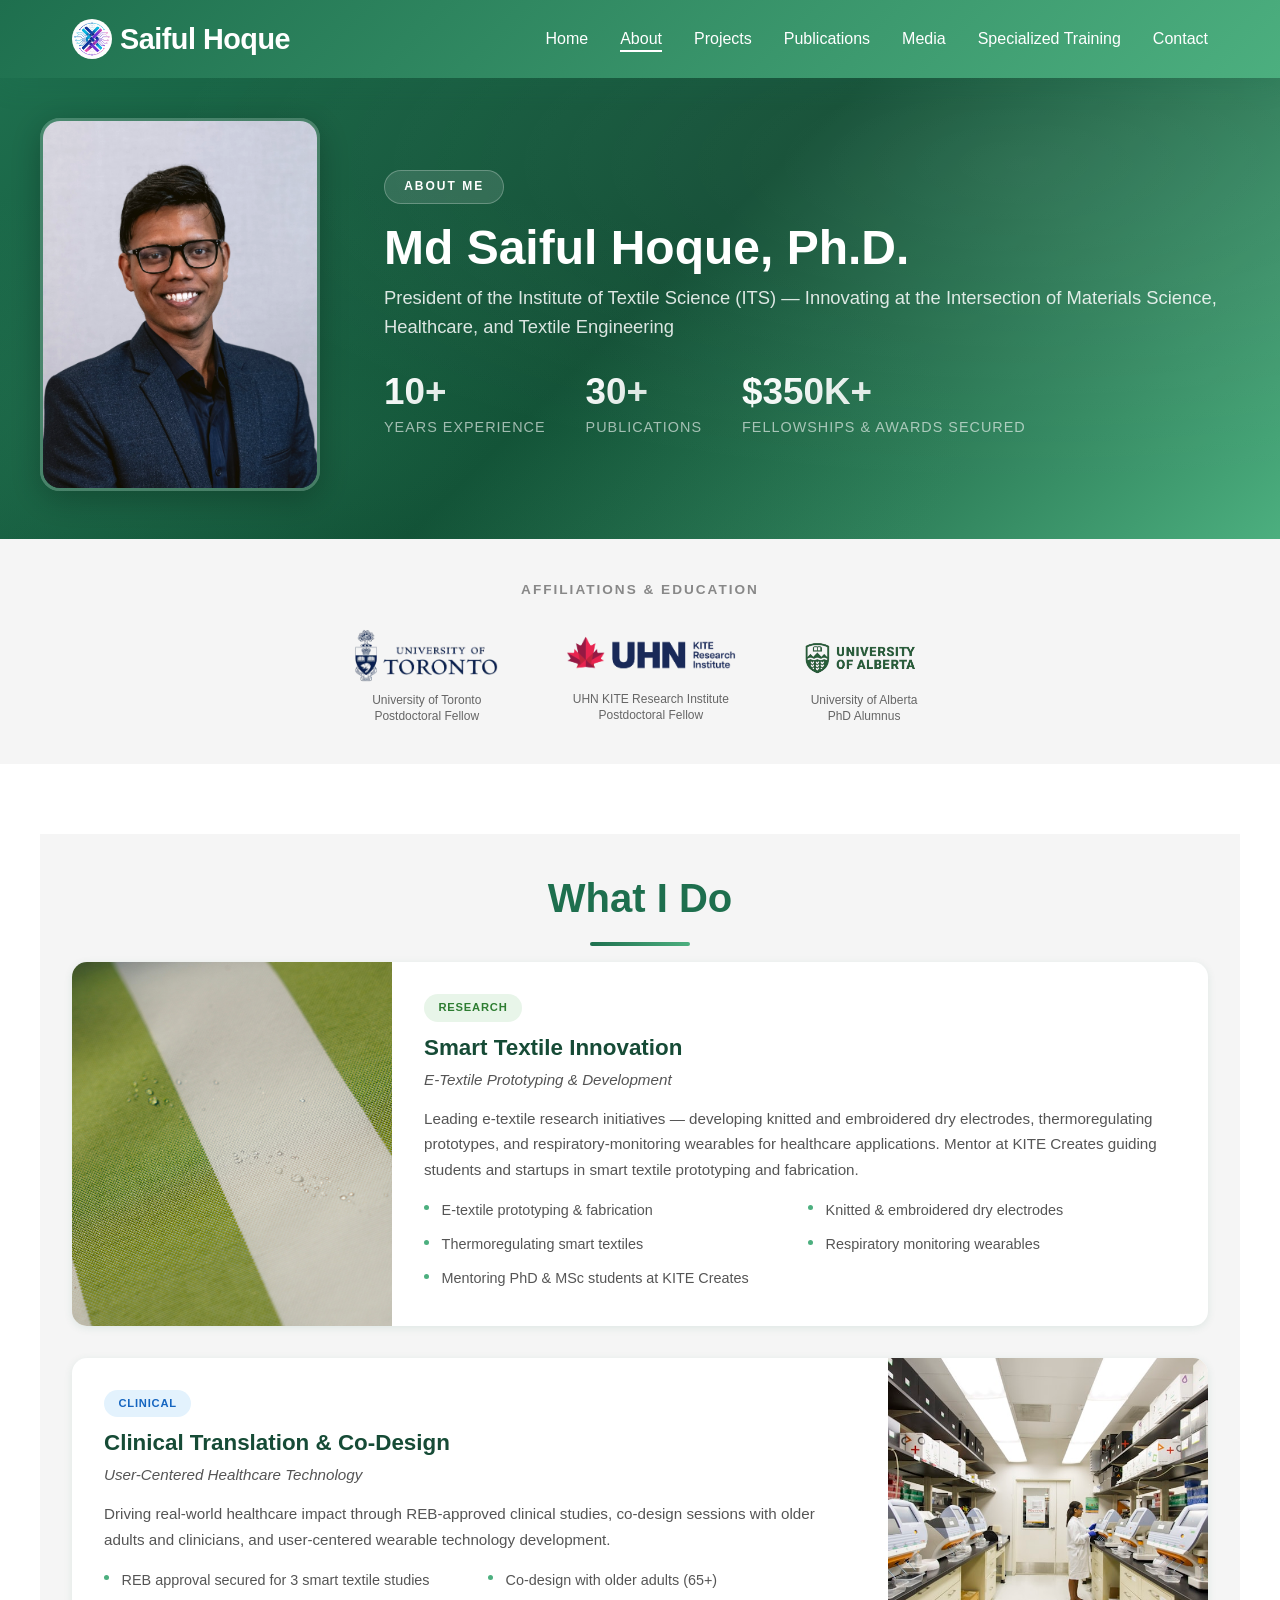
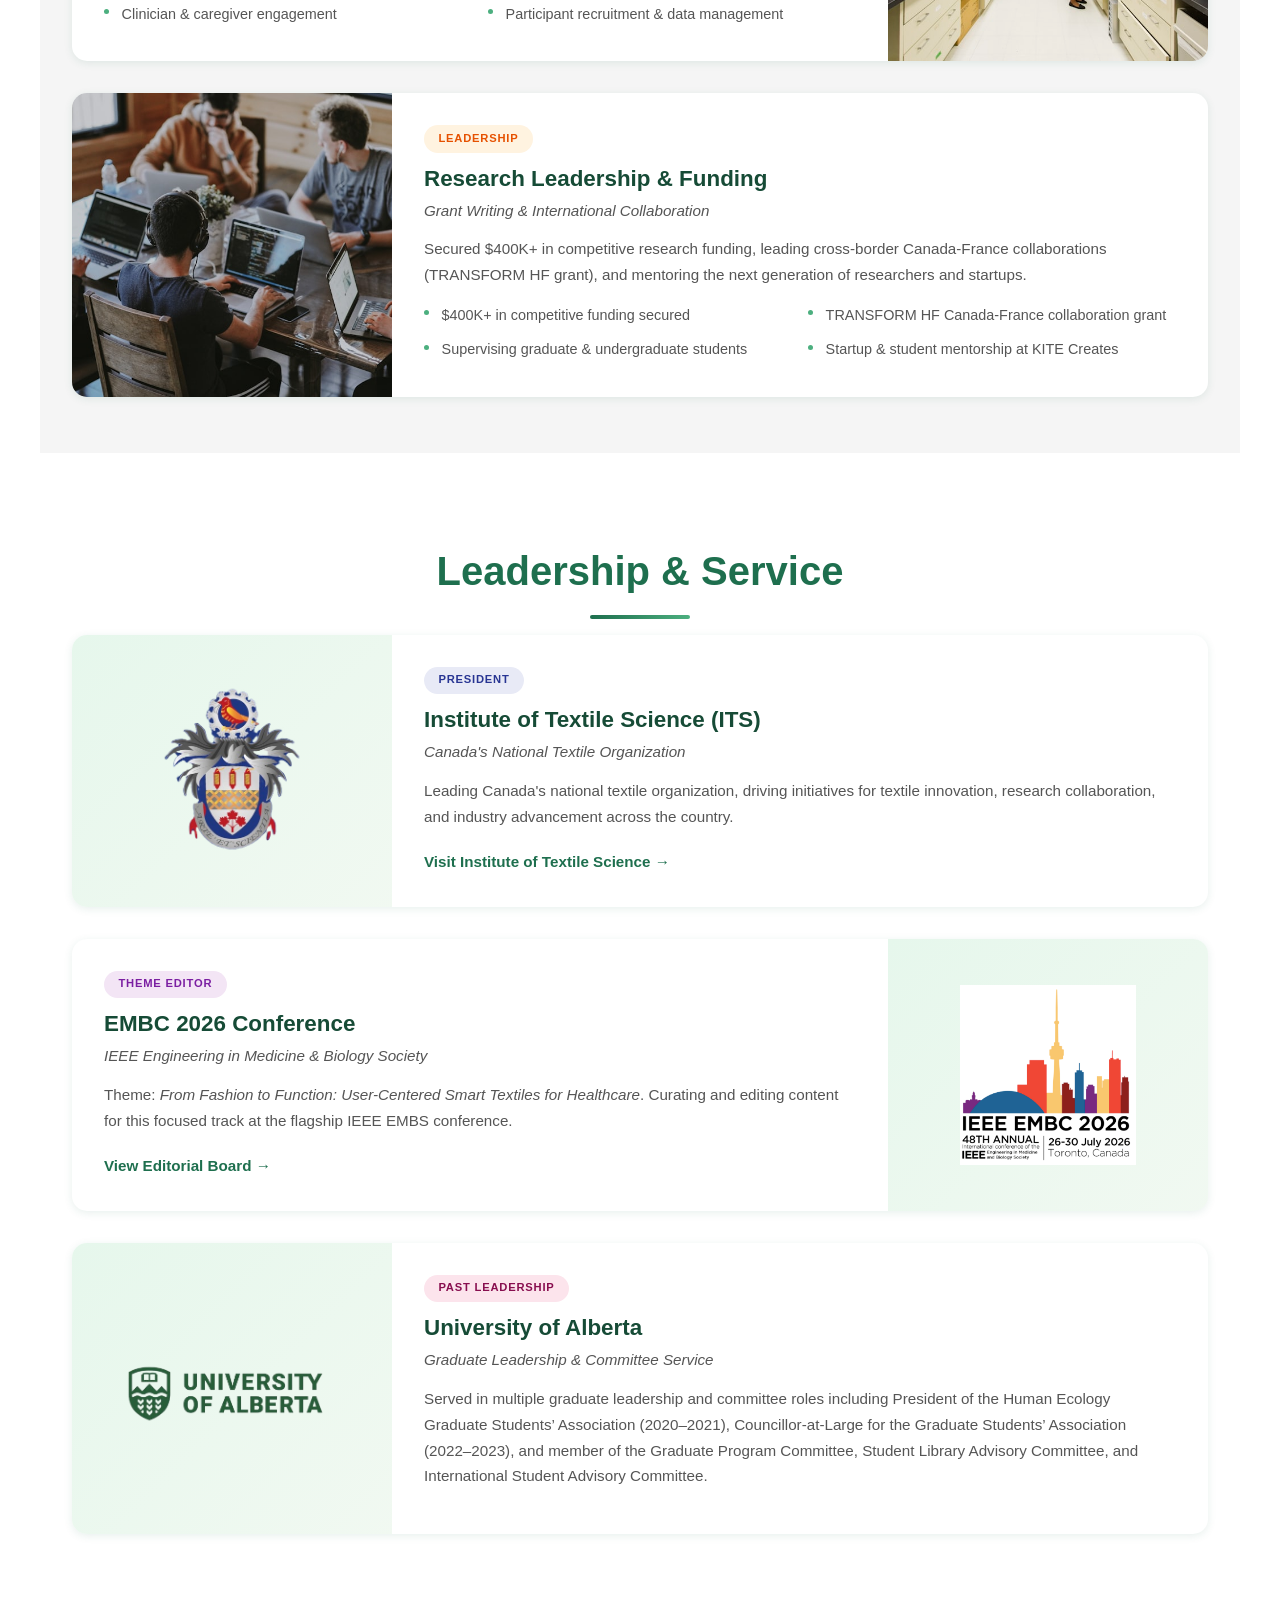
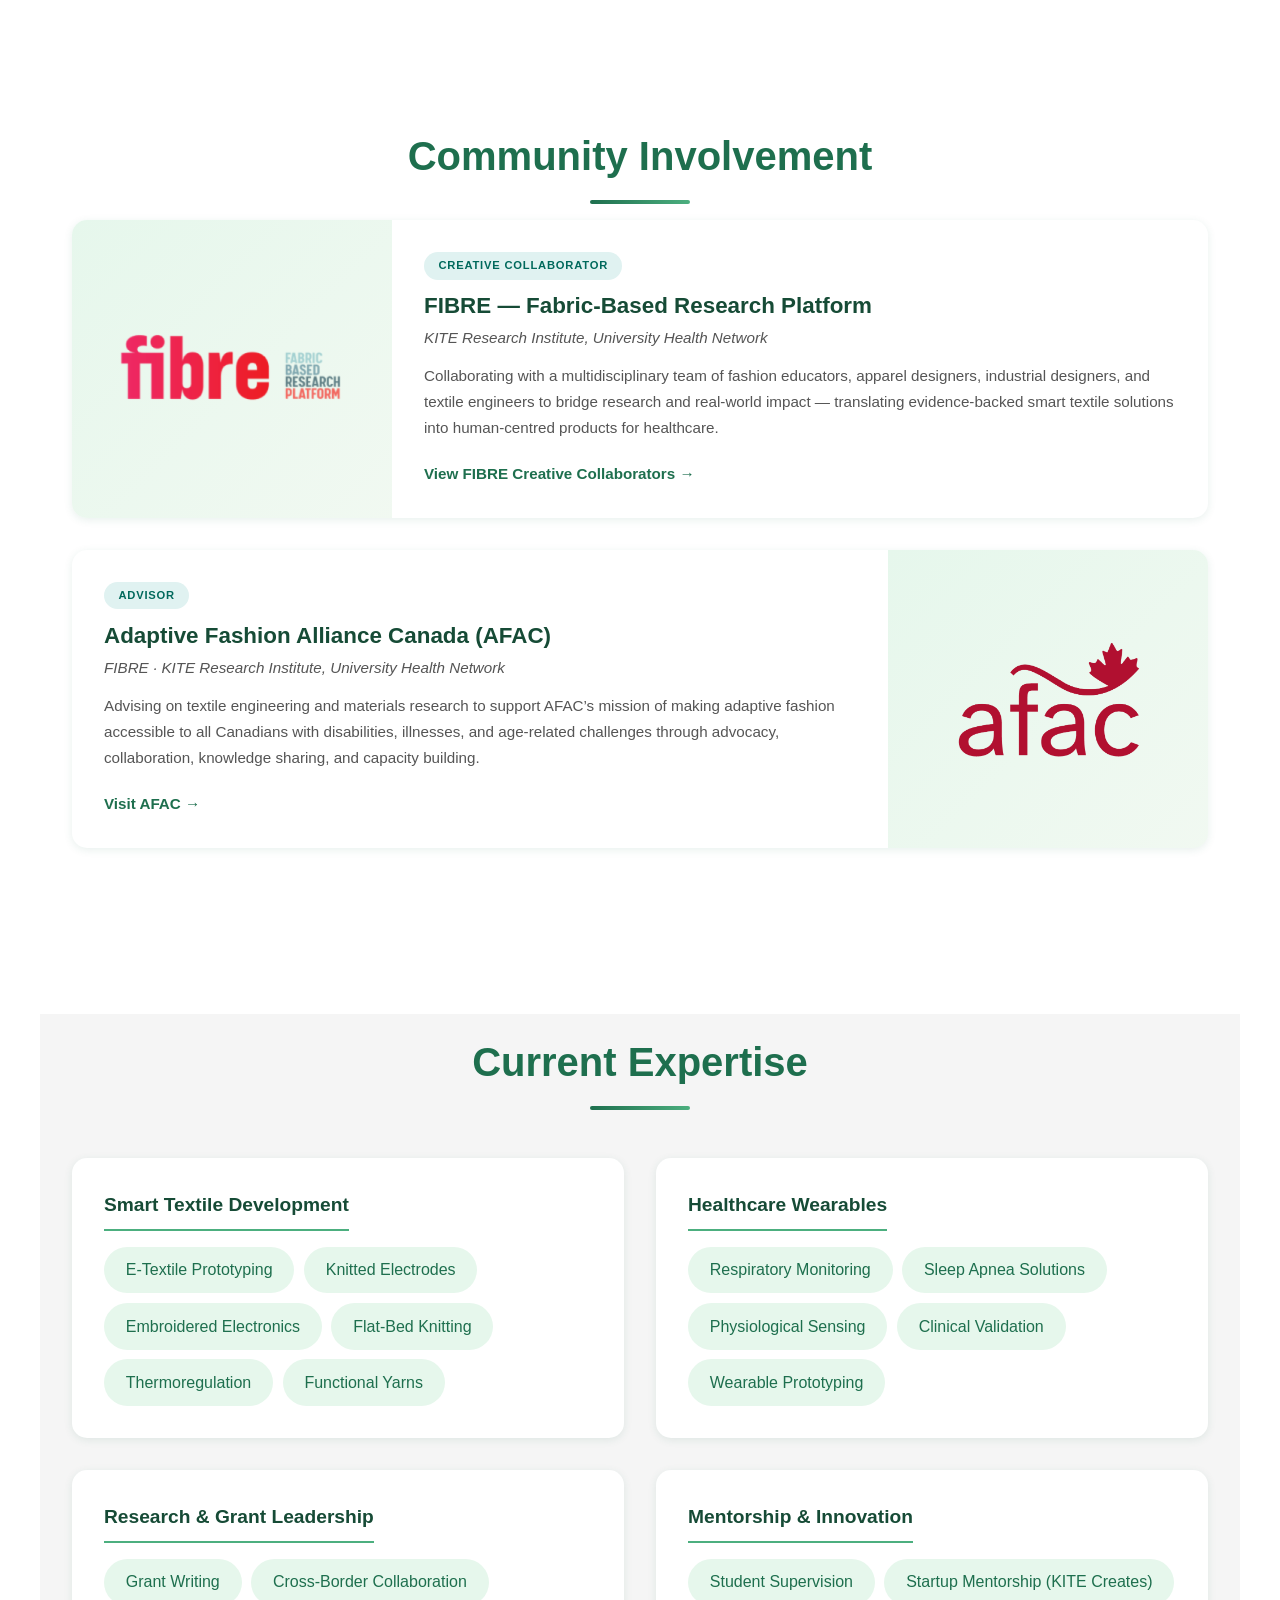
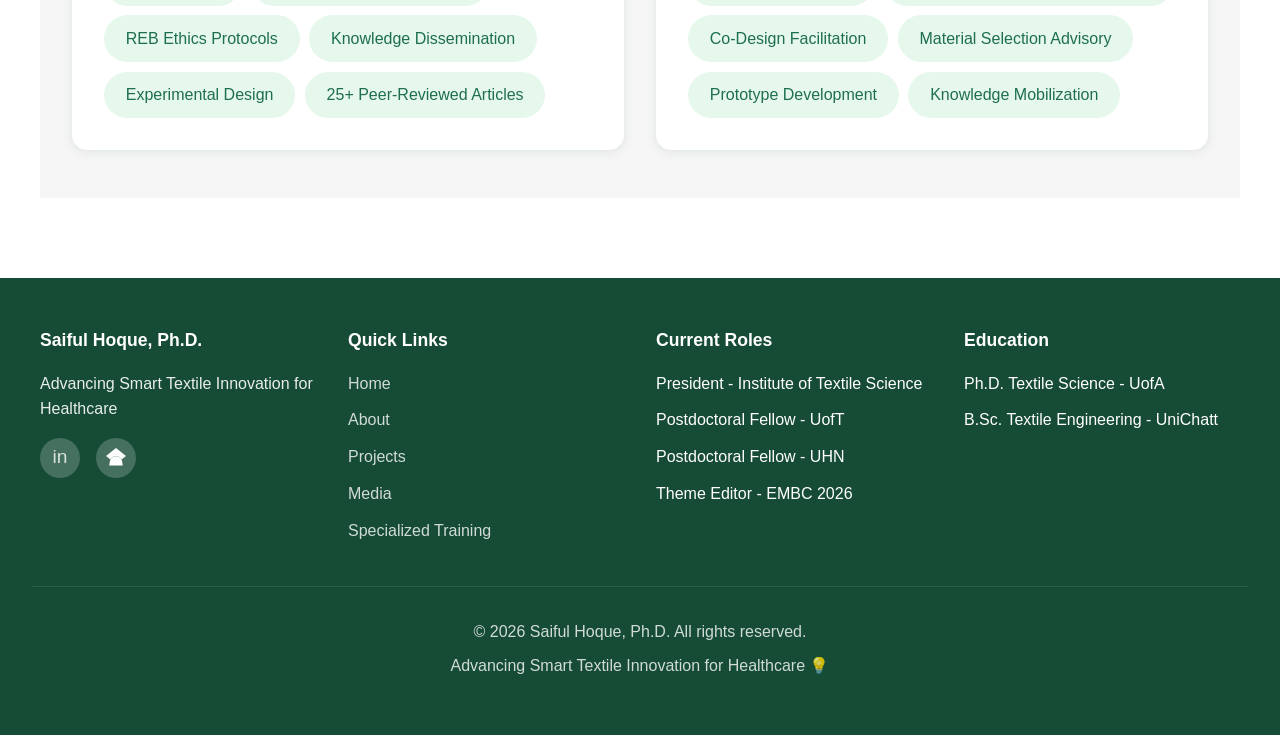
<file: about.html>
<!DOCTYPE html>
<html lang="en">
<head>
    <meta charset="UTF-8">
    <meta name="viewport" content="width=device-width, initial-scale=1.0">
    <title>About - Saiful Hoque, Ph.D.</title>
    <link rel="stylesheet" href="styles.css">
</head>
<body>
    <header>
        <div class="header-container">
            <a href="index.html" class="logo" style="text-decoration: none; color: white;">
                <img src="images/logo.png" alt="Saiful Hoque Logo" class="logo-icon" style="width: 40px; height: 40px;">
                <span>Saiful Hoque</span>
            </a>
            <nav>
                <ul>
                    <li><a href="index.html">Home</a></li>
                    <li><a href="about.html" class="active">About</a></li>
                    <li><a href="projects.html">Projects</a></li>
                    <li><a href="publications.html">Publications</a></li>
                    <li><a href="media.html">Media</a></li>
                    <li><a href="specialized-training.html">Specialized Training</a></li>
                    <li><a href="contact.html">Contact</a></li>
                </ul>
            </nav>
            <div class="menu-toggle" id="menuToggle">
                <span></span>
                <span></span>
                <span></span>
            </div>
        </div>
    </header>

    <section class="about-hero">
        <div class="about-hero-content">
            <div class="about-hero-image">
                <img src="images/headshot.jpg" alt="Md Saiful Hoque, Ph.D.">
            </div>
            <div class="about-hero-text">
                <span class="about-hero-badge">About Me</span>
                <h1>Md Saiful Hoque, Ph.D.</h1>
                <p>President of the Institute of Textile Science (ITS) — Innovating at the Intersection of Materials Science, Healthcare, and Textile Engineering</p>
                <div class="about-hero-stats">
                    <div class="stat-item">
                        <span class="stat-number">10+</span>
                        <span class="stat-label">Years Experience</span>
                    </div>
                    <div class="stat-item">
                        <span class="stat-number">30+</span>
                        <span class="stat-label">Publications</span>
                    </div>
                    <div class="stat-item">
                        <span class="stat-number">$350K+</span>
                        <span class="stat-label">Fellowships & Awards Secured</span>
                    </div>
                </div>
            </div>
        </div>
    </section>

    <section class="affiliations-section">
        <h3>Affiliations &amp; Education</h3>
        <div class="affiliations-grid">
            <div class="affiliation-item">
                <img src="images/uoft-logo.png" alt="University of Toronto">
                <span class="affil-label">University of Toronto<br>Postdoctoral Fellow</span>
            </div>
            <div class="affiliation-item">
                <img src="images/uhn-kite-logo.png" alt="UHN KITE">
                <span class="affil-label">UHN KITE Research Institute<br>Postdoctoral Fellow</span>
            </div>
            <div class="affiliation-item">
                <img src="images/ualberta-logo.png" alt="University of Alberta">
                <span class="affil-label">University of Alberta<br>PhD Alumnus</span>
            </div>
        </div>
    </section>

    <section class="about-section page-section">
        <h2 class="section-title">What I Do</h2>

        <div class="about-card">
            <div class="about-card-img">
                <img src="images/whatido-textile.jpg" alt="Smart textile fabric">
            </div>
            <div class="about-card-content">
                <span class="about-card-tag card-tag-research">Research</span>
                <h3>Smart Textile Innovation</h3>
                <p class="about-card-source">E-Textile Prototyping & Development</p>
                <p>Leading e-textile research initiatives — developing knitted and embroidered dry electrodes, thermoregulating prototypes, and respiratory-monitoring wearables for healthcare applications. Mentor at KITE Creates guiding students and startups in smart textile prototyping and fabrication.</p>
                <ul>
                    <li>E-textile prototyping & fabrication</li>
                    <li>Knitted & embroidered dry electrodes</li>
                    <li>Thermoregulating smart textiles</li>
                    <li>Respiratory monitoring wearables</li>
                    <li>Mentoring PhD & MSc students at KITE Creates</li>
                </ul>
            </div>
        </div>

        <div class="about-card">
            <div class="about-card-img">
                <img src="images/whatido-clinical.jpg" alt="Clinical research collaboration">
            </div>
            <div class="about-card-content">
                <span class="about-card-tag card-tag-clinical">Clinical</span>
                <h3>Clinical Translation & Co-Design</h3>
                <p class="about-card-source">User-Centered Healthcare Technology</p>
                <p>Driving real-world healthcare impact through REB-approved clinical studies, co-design sessions with older adults and clinicians, and user-centered wearable technology development.</p>
                <ul>
                    <li>REB approval secured for 3 smart textile studies</li>
                    <li>Co-design with older adults (65+)</li>
                    <li>Clinician & caregiver engagement</li>
                    <li>Participant recruitment & data management</li>
                </ul>
            </div>
        </div>

        <div class="about-card">
            <div class="about-card-img">
                <img src="images/whatido-research.jpg" alt="Research collaboration">
            </div>
            <div class="about-card-content">
                <span class="about-card-tag card-tag-leadership">Leadership</span>
                <h3>Research Leadership & Funding</h3>
                <p class="about-card-source">Grant Writing & International Collaboration</p>
                <p>Secured $400K+ in competitive research funding, leading cross-border Canada-France collaborations (TRANSFORM HF grant), and mentoring the next generation of researchers and startups.</p>
                <ul>
                    <li>$400K+ in competitive funding secured</li>
                    <li>TRANSFORM HF Canada-France collaboration grant</li>
                    <li>Supervising graduate & undergraduate students</li>
                    <li>Startup & student mentorship at KITE Creates</li>
                </ul>
            </div>
        </div>
    </section>

    <section class="leadership-section page-section">
        <h2 class="section-title">Leadership & Service</h2>

        <div class="about-card">
            <div class="about-card-img about-card-img-logo">
                <img src="images/its-logo.png" alt="Institute of Textile Science">
            </div>
            <div class="about-card-content">
                <span class="about-card-tag card-tag-president">President</span>
                <h3>Institute of Textile Science (ITS)</h3>
                <p class="about-card-source">Canada's National Textile Organization</p>
                <p>Leading Canada's national textile organization, driving initiatives for textile innovation, research collaboration, and industry advancement across the country.</p>
                <a href="https://www.textilesciences.com/" target="_blank" rel="noopener" class="about-card-link">Visit Institute of Textile Science →</a>
            </div>
        </div>

        <div class="about-card">
            <div class="about-card-img about-card-img-logo">
                <img src="images/embc-logo.png" alt="EMBC 2026">
            </div>
            <div class="about-card-content">
                <span class="about-card-tag card-tag-editor">Theme Editor</span>
                <h3>EMBC 2026 Conference</h3>
                <p class="about-card-source">IEEE Engineering in Medicine & Biology Society</p>
                <p>Theme: <em>From Fashion to Function: User-Centered Smart Textiles for Healthcare</em>. Curating and editing content for this focused track at the flagship IEEE EMBS conference.</p>
                <a href="https://embc.embs.org/2026/editorial-board/" target="_blank" rel="noopener" class="about-card-link">View Editorial Board →</a>
            </div>
        </div>

        <div class="about-card">
            <div class="about-card-img about-card-img-logo">
                <img src="images/ualberta-logo.png" alt="University of Alberta">
            </div>
            <div class="about-card-content">
                <span class="about-card-tag card-tag-past">Past Leadership</span>
                <h3>University of Alberta</h3>
                <p class="about-card-source">Graduate Leadership & Committee Service</p>
                <p>Served in multiple graduate leadership and committee roles including President of the Human Ecology Graduate Students&rsquo; Association (2020&ndash;2021), Councillor-at-Large for the Graduate Students&rsquo; Association (2022&ndash;2023), and member of the Graduate Program Committee, Student Library Advisory Committee, and International Student Advisory Committee.</p>
            </div>
        </div>
    </section>

    <section class="page-section">
        <h2 class="section-title">Community Involvement</h2>

        <div class="about-card">
            <div class="about-card-img about-card-img-logo">
                <img src="images/fibre-logo.png" alt="FIBRE">
            </div>
            <div class="about-card-content">
                <span class="about-card-tag card-tag-volunteer">Creative Collaborator</span>
                <h3>FIBRE &mdash; Fabric-Based Research Platform</h3>
                <p class="about-card-source">KITE Research Institute, University Health Network</p>
                <p>Collaborating with a multidisciplinary team of fashion educators, apparel designers, industrial designers, and textile engineers to bridge research and real-world impact — translating evidence-backed smart textile solutions into human-centred products for healthcare.</p>
                <a href="https://kite-uhn.com/fibre/creative-collaborators" target="_blank" rel="noopener" class="about-card-link">View FIBRE Creative Collaborators &rarr;</a>
            </div>
        </div>

        <div class="about-card">
            <div class="about-card-img about-card-img-logo">
                <img src="images/afac-logo.png" alt="AFAC">
            </div>
            <div class="about-card-content">
                <span class="about-card-tag card-tag-volunteer">Advisor</span>
                <h3>Adaptive Fashion Alliance Canada (AFAC)</h3>
                <p class="about-card-source">FIBRE &middot; KITE Research Institute, University Health Network</p>
                <p>Advising on textile engineering and materials research to support AFAC&rsquo;s mission of making adaptive fashion accessible to all Canadians with disabilities, illnesses, and age-related challenges through advocacy, collaboration, knowledge sharing, and capacity building.</p>
                <a href="https://kite-uhn.com/fibre/afac" target="_blank" rel="noopener" class="about-card-link">Visit AFAC &rarr;</a>
            </div>
        </div>
    </section>

    <section class="expertise-section page-section">
        <h2 class="section-title">Current Expertise</h2>
        <div class="expertise-grid">
            <div class="expertise-card">
                <h3>Smart Textile Development</h3>
                <div class="expertise-tags">
                    <span class="expertise-tag">E-Textile Prototyping</span>
                    <span class="expertise-tag">Knitted Electrodes</span>
                    <span class="expertise-tag">Embroidered Electronics</span>
                    <span class="expertise-tag">Flat-Bed Knitting</span>
                    <span class="expertise-tag">Thermoregulation</span>
                    <span class="expertise-tag">Functional Yarns</span>
                </div>
            </div>
            <div class="expertise-card">
                <h3>Healthcare Wearables</h3>
                <div class="expertise-tags">
                    <span class="expertise-tag">Respiratory Monitoring</span>
                    <span class="expertise-tag">Sleep Apnea Solutions</span>
                    <span class="expertise-tag">Physiological Sensing</span>
                    <span class="expertise-tag">Clinical Validation</span>
                    <span class="expertise-tag">Wearable Prototyping</span>
                </div>
            </div>
            <div class="expertise-card">
                <h3>Research & Grant Leadership</h3>
                <div class="expertise-tags">
                    <span class="expertise-tag">Grant Writing</span>
                    <span class="expertise-tag">Cross-Border Collaboration</span>
                    <span class="expertise-tag">REB Ethics Protocols</span>
                    <span class="expertise-tag">Knowledge Dissemination</span>
                    <span class="expertise-tag">Experimental Design</span>
                    <span class="expertise-tag">25+ Peer-Reviewed Articles</span>
                </div>
            </div>
            <div class="expertise-card">
                <h3>Mentorship & Innovation</h3>
                <div class="expertise-tags">
                    <span class="expertise-tag">Student Supervision</span>
                    <span class="expertise-tag">Startup Mentorship (KITE Creates)</span>
                    <span class="expertise-tag">Co-Design Facilitation</span>
                    <span class="expertise-tag">Material Selection Advisory</span>
                    <span class="expertise-tag">Prototype Development</span>
                    <span class="expertise-tag">Knowledge Mobilization</span>
                </div>
            </div>
        </div>
    </section>

    <footer>
        <div class="footer-container">
            <div class="footer-section">
                <h3>Saiful Hoque, Ph.D.</h3>
                <p style="margin-bottom: 1rem; opacity: 0.9;">Advancing Smart Textile Innovation for Healthcare</p>
                <div class="social-links">
                    <a href="https://www.linkedin.com/in/saiful-hoque-ph-d-49674812a/" class="social-icon" title="LinkedIn" target="_blank">in</a>
                    <a href="https://scholar.google.ca/citations?user=ODAR890AAAAJ&hl=en&oi=ao" class="social-icon" title="Google Scholar" target="_blank"><svg viewBox="0 0 24 24" width="20" height="20" fill="white" xmlns="http://www.w3.org/2000/svg"><path d="M5.242 13.769L0 9.5 12 0l12 9.5-5.242 4.269C17.548 11.249 14.978 9.5 12 9.5c-2.977 0-5.548 1.748-6.758 4.269z"/><path d="M12 10a7 7 0 0 0-6.758 4.269l-.2.001C4.472 16.821 4 18.812 4 21h16c0-2.188-.472-4.179-1.042-6.73l-.2-.001A7 7 0 0 0 12 10z"/></svg></a>
                </div>
            </div>

            <div class="footer-section">
                <h3>Quick Links</h3>
                <ul>
                    <li><a href="index.html">Home</a></li>
                    <li><a href="about.html">About</a></li>
                    <li><a href="projects.html">Projects</a></li>
                    <li><a href="media.html">Media</a></li>
                    <li><a href="specialized-training.html">Specialized Training</a></li>
                </ul>
            </div>

            <div class="footer-section">
                <h3>Current Roles</h3>
                <ul>
                    <li>President - Institute of Textile Science</li>
                    <li>Postdoctoral Fellow - UofT</li>
                    <li>Postdoctoral Fellow - UHN</li>
                    <li>Theme Editor - EMBC 2026</li>

                </ul>
            </div>

            <div class="footer-section">
                <h3>Education</h3>
                <ul>
                    <li>Ph.D. Textile Science - UofA</li>
                    <li>B.Sc. Textile Engineering - UniChatt</li>
                </ul>
            </div>
        </div>

        <div class="footer-bottom">
            <p>&copy; 2026 Saiful Hoque, Ph.D. All rights reserved.</p>
            <p>Advancing Smart Textile Innovation for Healthcare 💡</p>
        </div>
    </footer>

    <script src="scripts.js"></script>
</body>
</html>
</file>
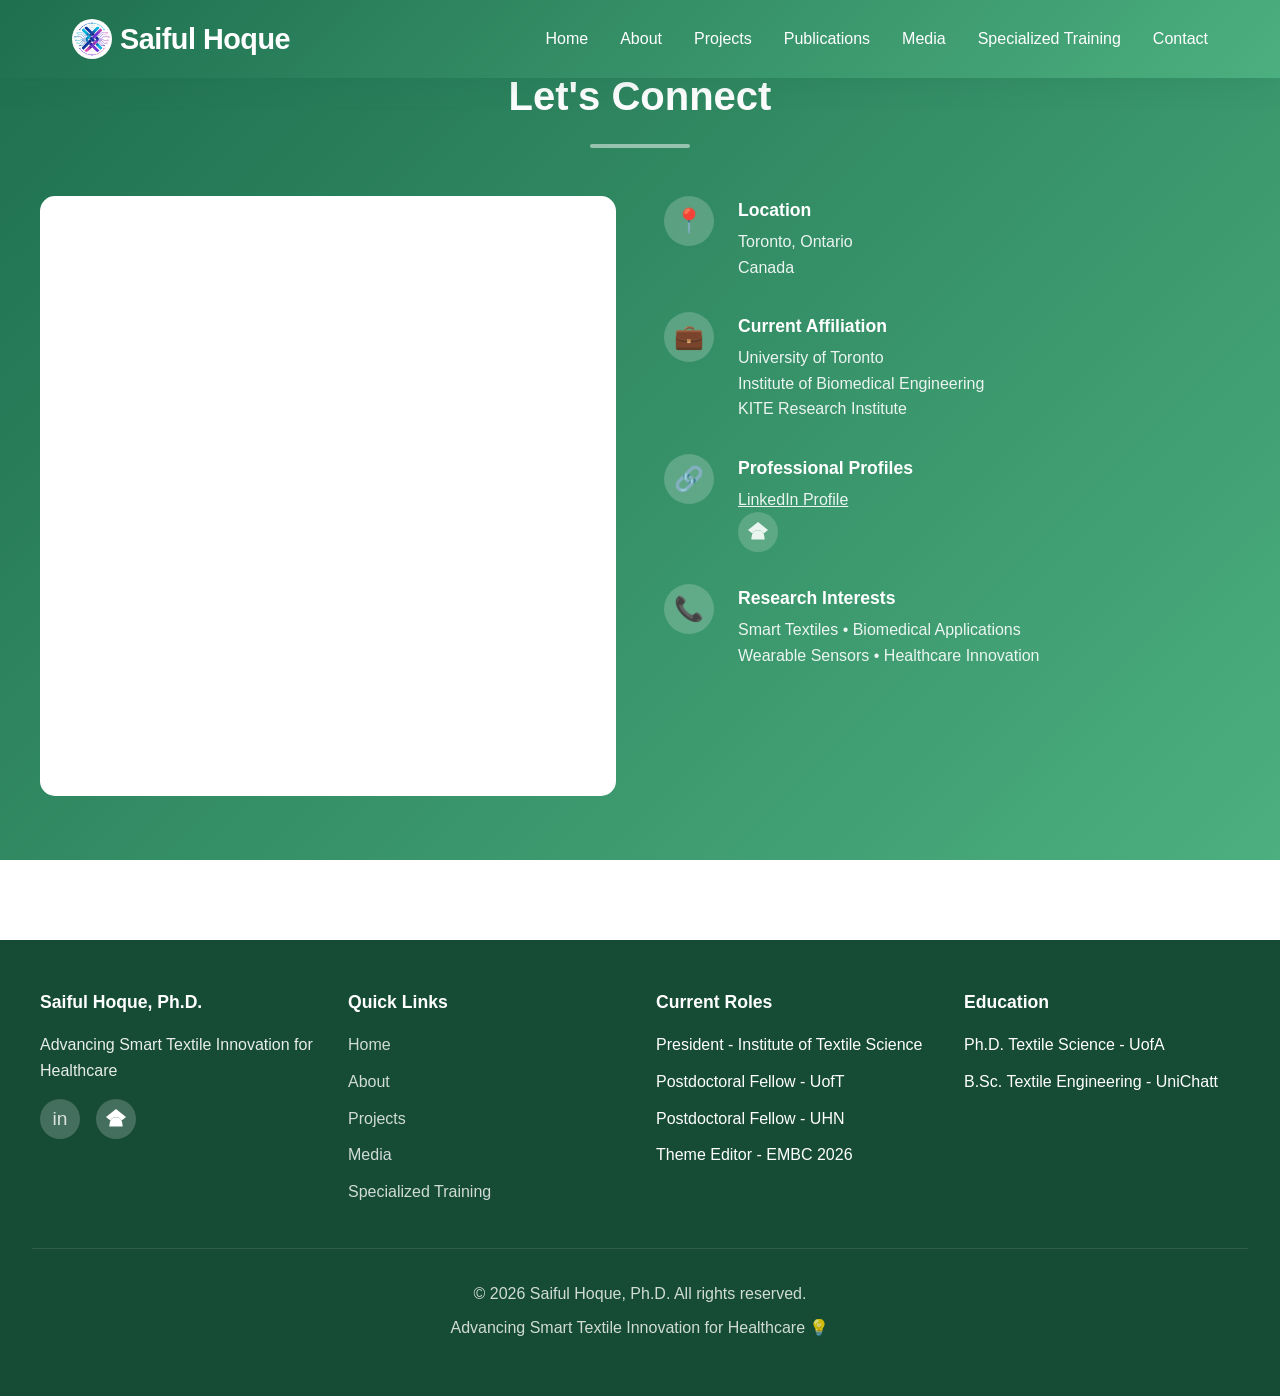
<file: contact.html>
<!DOCTYPE html>
<html lang="en">
<head>
    <meta charset="UTF-8">
    <meta name="viewport" content="width=device-width, initial-scale=1.0">
    <title>Contact - Saiful Hoque, Ph.D.</title>
    <link rel="stylesheet" href="styles.css">
</head>
<body>
    <!-- ==================== HEADER ==================== -->
    <header>
        <div class="header-container">
            <a href="index.html" class="logo" style="text-decoration: none; color: white;">
                <img src="images/logo.png" alt="Saiful Hoque Logo" class="logo-icon" style="width: 40px; height: 40px;">
                <span>Saiful Hoque</span>
            </a>
            <nav>
                <ul>
                    <li><a href="index.html">Home</a></li>
                    <li><a href="about.html">About</a></li>
                    <li><a href="projects.html">Projects</a></li>
                    <li><a href="publications.html">Publications</a></li>
                    <li><a href="media.html">Media</a></li>
                    <li><a href="specialized-training.html">Specialized Training</a></li>
                    <li><a href="contact.html">Contact</a></li>
                </ul>
            </nav>
            <div class="menu-toggle" id="menuToggle">
                <span></span>
                <span></span>
                <span></span>
            </div>
        </div>
    </header>

    <!-- ==================== CONTACT SECTION ==================== -->
    <section class="contact">
        <div class="contact-container">
            <h1 class="contact-title">Let's Connect</h1>

            <div class="contact-content">
                <!-- Contact Form (Google Form) -->
                <iframe src="https://docs.google.com/forms/d/e/1FAIpQLSdK9KxBcjGJaUi4gXxr59Hiij-kLFjN2lV68AVP5r_OnQfQjg/viewform?embedded=true" class="contact-form-iframe" frameborder="0" marginheight="0" marginwidth="0">Loading…</iframe>

                <!-- Contact Information -->
                <div class="contact-info">
                    <div class="info-item">
                        <div class="info-icon">📍</div>
                        <div>
                            <h4>Location</h4>
                            <p>Toronto, Ontario<br>Canada</p>
                        </div>
                    </div>

                    <div class="info-item">
                        <div class="info-icon">💼</div>
                        <div>
                            <h4>Current Affiliation</h4>
                            <p>University of Toronto<br>Institute of Biomedical Engineering<br>KITE Research Institute</p>
                        </div>
                    </div>

                    <div class="info-item">
                        <div class="info-icon">🔗</div>
                        <div>
                            <h4>Professional Profiles</h4>
                            <p><a href="https://www.linkedin.com/in/saiful-hoque-ph-d-49674812a/" target="_blank">LinkedIn Profile</a><br><a href="https://scholar.google.ca/citations?user=ODAR890AAAAJ&hl=en&oi=ao" class="social-icon" title="Google Scholar" target="_blank"><svg viewBox="0 0 24 24" width="20" height="20" fill="white" xmlns="http://www.w3.org/2000/svg"><path d="M5.242 13.769L0 9.5 12 0l12 9.5-5.242 4.269C17.548 11.249 14.978 9.5 12 9.5c-2.977 0-5.548 1.748-6.758 4.269z"/><path d="M12 10a7 7 0 0 0-6.758 4.269l-.2.001C4.472 16.821 4 18.812 4 21h16c0-2.188-.472-4.179-1.042-6.73l-.2-.001A7 7 0 0 0 12 10z"/></svg></a></p>
                        </div>
                    </div>

                    <div class="info-item">
                        <div class="info-icon">📞</div>
                        <div>
                            <h4>Research Interests</h4>
                            <p>Smart Textiles • Biomedical Applications<br>Wearable Sensors • Healthcare Innovation</p>
                        </div>
                    </div>
                </div>
            </div>
        </div>
    </section>

    <!-- ==================== FOOTER ==================== -->
    <footer>
        <div class="footer-container">
            <div class="footer-section">
                <h3>Saiful Hoque, Ph.D.</h3>
                <p style="margin-bottom: 1rem; opacity: 0.9;">Advancing Smart Textile Innovation for Healthcare</p>
                <div class="social-links">
                    <a href="https://www.linkedin.com/in/saiful-hoque-ph-d-49674812a/" class="social-icon" title="LinkedIn" target="_blank">in</a>
                    <a href="https://scholar.google.ca/citations?user=ODAR890AAAAJ&hl=en&oi=ao" class="social-icon" title="Google Scholar" target="_blank"><svg viewBox="0 0 24 24" width="20" height="20" fill="white" xmlns="http://www.w3.org/2000/svg"><path d="M5.242 13.769L0 9.5 12 0l12 9.5-5.242 4.269C17.548 11.249 14.978 9.5 12 9.5c-2.977 0-5.548 1.748-6.758 4.269z"/><path d="M12 10a7 7 0 0 0-6.758 4.269l-.2.001C4.472 16.821 4 18.812 4 21h16c0-2.188-.472-4.179-1.042-6.73l-.2-.001A7 7 0 0 0 12 10z"/></svg></a>
                </div>
            </div>

            <div class="footer-section">
                <h3>Quick Links</h3>
                <ul>
                    <li><a href="index.html">Home</a></li>
                    <li><a href="about.html">About</a></li>
                    <li><a href="projects.html">Projects</a></li>
                    <li><a href="media.html">Media</a></li>
                    <li><a href="specialized-training.html">Specialized Training</a></li>
                </ul>
            </div>

            <div class="footer-section">
                <h3>Current Roles</h3>
                <ul>
                    <li>President - Institute of Textile Science</li>
                    <li>Postdoctoral Fellow - UofT</li>
                    <li>Postdoctoral Fellow - UHN</li>
                    <li>Theme Editor - EMBC 2026</li>

                </ul>
            </div>

            <div class="footer-section">
                <h3>Education</h3>
                <ul>
                    <li>Ph.D. Textile Science - UofA</li>
                    <li>B.Sc. Textile Engineering - UniChatt</li>
                </ul>
            </div>
        </div>

        <div class="footer-bottom">
            <p>&copy; 2026 Saiful Hoque, Ph.D. All rights reserved.</p>
            <p>Advancing Smart Textile Innovation for Healthcare 💡</p>
        </div>
    </footer>

    <script src="scripts.js"></script>
</body>
</html>
</file>
<file: styles.css>
* {
    margin: 0;
    padding: 0;
    box-sizing: border-box;
}

:root {
    --primary-blue: #1E6F4E;
    --light-blue: #E6F7EC;
    --dark-blue: #164B36;
    --accent-blue: #4CAF7F;
    --white: #ffffff;
    --light-gray: #f5f5f5;
    --dark-gray: #333333;
    --border-gray: #e0e0e0;
    --success-green: #4caf50;
    --text-color: #333333;
    --shadow-sm: 0 2px 8px rgba(30, 111, 78, 0.1);
    --shadow-md: 0 8px 24px rgba(30, 111, 78, 0.15);
    --transition: all 0.3s ease;
}

html {
    scroll-behavior: smooth;
}

body {
    font-family: 'Segoe UI', Tahoma, Geneva, Verdana, sans-serif;
    line-height: 1.6;
    color: var(--text-color);
    overflow-x: hidden;
}

/* ==================== HEADER & NAVIGATION ==================== */
header {
    position: fixed;
    top: 0;
    width: 100%;
    background: linear-gradient(135deg, var(--primary-blue) 0%, var(--accent-blue) 100%);
    color: var(--white);
    z-index: 1000;
    box-shadow: var(--shadow-md);
    transition: var(--transition);
}

header.scrolled {
    padding: 0.5rem 0;
}

.header-container {
    max-width: 1200px;
    margin: 0 auto;
    padding: 1rem 2rem;
    display: flex;
    justify-content: space-between;
    align-items: center;
}

.logo {
    font-size: 1.8rem;
    font-weight: 700;
    letter-spacing: -0.5px;
    display: flex;
    align-items: center;
    gap: 0.5rem;
    cursor: pointer;
}

.logo-icon {
    width: 40px;
    height: 40px;
    border-radius: 50%;
}

nav ul {
    display: flex;
    list-style: none;
    gap: 2rem;
}

nav a {
    color: var(--white);
    text-decoration: none;
    font-size: 1rem;
    font-weight: 500;
    position: relative;
    transition: var(--transition);
}

nav a::after {
    content: '';
    position: absolute;
    bottom: -5px;
    left: 0;
    width: 0;
    height: 2px;
    background: var(--white);
    transition: var(--transition);
}

nav a:hover::after {
    width: 100%;
}

nav a.active::after {
    width: 100%;
}

.menu-toggle {
    display: none;
    flex-direction: column;
    cursor: pointer;
    gap: 5px;
}

.menu-toggle span {
    width: 25px;
    height: 3px;
    background: var(--white);
    border-radius: 3px;
    transition: var(--transition);
}

/* ==================== RESPONSIVE NAVIGATION ==================== */
@media (max-width: 768px) {
    .menu-toggle {
        display: flex;
    }

    nav {
        position: absolute;
        top: 100%;
        left: 0;
        right: 0;
        background: linear-gradient(135deg, var(--primary-blue) 0%, var(--accent-blue) 100%);
        max-height: 0;
        overflow: hidden;
        transition: var(--transition);
    }

    nav.active {
        max-height: 400px;
        padding: 1rem 0;
    }

    nav ul {
        flex-direction: column;
        gap: 0;
        padding: 0 2rem;
    }

    nav a {
        padding: 0.65rem 0;
        display: block;
    }

    nav a::after {
        display: none;
    }

    nav a.active {
        opacity: 0.85;
        text-decoration: underline;
    }

    .menu-toggle.active span:nth-child(1) {
        transform: rotate(45deg) translate(8px, 8px);
    }

    .menu-toggle.active span:nth-child(2) {
        opacity: 0;
    }

    .menu-toggle.active span:nth-child(3) {
        transform: rotate(-45deg) translate(7px, -7px);
    }
}

/* ==================== PAGE SECTIONS ==================== */
.page-section {
    margin-top: 70px;
    padding: 4rem 2rem;
    max-width: 1200px;
    margin-left: auto;
    margin-right: auto;
}

.section-title {
    text-align: center;
    font-size: 2.5rem;
    margin-bottom: 1rem;
    color: var(--primary-blue);
    position: relative;
    padding-bottom: 1rem;
}

.section-title::after {
    content: '';
    position: absolute;
    bottom: 0;
    left: 50%;
    transform: translateX(-50%);
    width: 100px;
    height: 4px;
    background: linear-gradient(90deg, var(--primary-blue), var(--accent-blue));
    border-radius: 2px;
}

/* ==================== ABOUT HERO ==================== */
.about-hero {
    margin-top: 70px;
    background: linear-gradient(135deg, var(--primary-blue) 0%, #0d4a30 50%, var(--accent-blue) 100%);
    padding: 3rem 2rem;
    position: relative;
    overflow: hidden;
}

.about-hero::before {
    content: '';
    position: absolute;
    inset: 0;
    background:
        radial-gradient(ellipse at 80% 20%, rgba(255,255,255,0.08) 0%, transparent 60%),
        radial-gradient(ellipse at 20% 80%, rgba(76, 175, 128, 0.15) 0%, transparent 50%);
    pointer-events: none;
}

.about-hero-content {
    max-width: 1200px;
    margin: 0 auto;
    display: grid;
    grid-template-columns: 280px 1fr;
    gap: 4rem;
    align-items: center;
    position: relative;
    z-index: 1;
}

.about-hero-image img {
    width: 100%;
    max-width: 280px;
    aspect-ratio: 3/4;
    object-fit: cover;
    object-position: top center;
    border-radius: 20px;
    box-shadow: 0 8px 32px rgba(0,0,0,0.25);
    display: block;
    margin: 0 auto;
    border: 3px solid rgba(255,255,255,0.2);
    filter: brightness(1.15) contrast(1.05);
}

.about-hero-badge {
    display: inline-block;
    padding: 0.4rem 1.2rem;
    background: rgba(255,255,255,0.12);
    border: 1px solid rgba(255,255,255,0.25);
    border-radius: 50px;
    font-size: 0.75rem;
    font-weight: 600;
    text-transform: uppercase;
    letter-spacing: 2px;
    color: var(--white);
    margin-bottom: 1rem;
}

.about-hero-text h1 {
    font-size: 3rem;
    color: var(--white);
    margin-bottom: 0.5rem;
    line-height: 1.15;
}

.about-hero-text > p {
    font-size: 1.15rem;
    color: rgba(255,255,255,0.85);
    line-height: 1.6;
    margin-bottom: 2rem;
}

.about-hero-stats {
    display: flex;
    gap: 2.5rem;
    flex-wrap: wrap;
}

.about-hero-stats .stat-item {
    text-align: left;
}

.about-hero-stats .stat-number {
    font-size: 2.3rem;
    font-weight: 800;
    line-height: 1;
    margin-bottom: 0.2rem;
    background: linear-gradient(135deg, #fff, rgba(255,255,255,0.7));
    -webkit-background-clip: text;
    -webkit-text-fill-color: transparent;
    background-clip: text;
}

.about-hero-stats .stat-label {
    font-size: 0.9rem;
    text-transform: uppercase;
    letter-spacing: 1px;
    font-weight: 500;
    color: rgba(255,255,255,0.75);
}

/* ==================== ABOUT SECTION ==================== */
.about-section {
    background: var(--light-gray);
    padding-top: 2rem;
    padding-bottom: 1.5rem;
}

.about-card {
    background: var(--white);
    border-radius: 15px;
    overflow: hidden;
    box-shadow: var(--shadow-sm);
    transition: var(--transition);
    margin-bottom: 2rem;
    display: grid;
    grid-template-columns: 320px 1fr;
}

.about-card:hover {
    transform: translateY(-4px);
    box-shadow: var(--shadow-md);
}

.about-card-img {
    height: 100%;
    min-height: 260px;
    overflow: hidden;
    position: relative;
}

.about-card-img img {
    width: 100%;
    height: 100%;
    object-fit: cover;
    transition: var(--transition);
}

.about-card:hover .about-card-img img {
    transform: scale(1.05);
}

.about-card-img-logo {
    background: linear-gradient(135deg, var(--light-blue), rgba(76, 175, 80, 0.08));
    display: flex;
    align-items: center;
    justify-content: center;
    padding: 2rem;
}

.about-card-img-logo img {
    max-height: 180px;
    max-width: 90%;
    object-fit: contain;
}

.about-card-content {
    padding: 2rem;
    display: flex;
    flex-direction: column;
    justify-content: center;
}

.about-card-tag {
    display: inline-block;
    padding: 0.3rem 0.9rem;
    border-radius: 50px;
    font-size: 0.7rem;
    font-weight: 700;
    text-transform: uppercase;
    letter-spacing: 0.8px;
    margin-bottom: 0.7rem;
    align-self: flex-start;
}

.card-tag-research {
    background: #E8F5E9;
    color: #2E7D32;
}

.card-tag-clinical {
    background: #E3F2FD;
    color: #1565C0;
}

.card-tag-leadership {
    background: #FFF3E0;
    color: #E65100;
}

.card-tag-president {
    background: #E8EAF6;
    color: #283593;
}

.card-tag-editor {
    background: #F3E5F5;
    color: #7B1FA2;
}

.card-tag-volunteer {
    background: #E0F2F1;
    color: #00695C;
}

.card-tag-past {
    background: #FCE4EC;
    color: #880E4F;
}

.about-card-content h3 {
    font-size: 1.4rem;
    color: var(--dark-blue);
    margin-bottom: 0.3rem;
    line-height: 1.3;
}

.about-card-source {
    color: #888;
    font-size: 0.9rem;
    margin-bottom: 0.8rem;
    font-style: italic;
}

.about-card-content p {
    color: #555;
    font-size: 0.95rem;
    line-height: 1.7;
    margin-bottom: 0.8rem;
}

.about-card-content ul {
    list-style: none;
    padding: 0;
    margin: 0;
    display: grid;
    grid-template-columns: 1fr 1fr;
    gap: 0.3rem 1rem;
}

.about-card-content ul li {
    font-size: 0.9rem;
    color: #555;
    line-height: 1.6;
    padding: 0.2rem 0 0.2rem 1.1rem;
    position: relative;
}

.about-card-content ul li::before {
    content: '';
    position: absolute;
    left: 0;
    top: 0.6rem;
    width: 5px;
    height: 5px;
    background: var(--accent-blue);
    border-radius: 50%;
}

.about-card-link {
    color: var(--primary-blue);
    text-decoration: none;
    font-weight: 600;
    font-size: 0.95rem;
    display: inline-flex;
    align-items: center;
    gap: 0.3rem;
    transition: var(--transition);
    margin-top: 0.5rem;
}

.about-card-link:hover {
    color: var(--accent-blue);
    gap: 0.6rem;
}

/* Alternating layout */
.about-card:nth-of-type(even) {
    grid-template-columns: 1fr 320px;
}

.about-card:nth-of-type(even) .about-card-img {
    grid-column: 2;
    grid-row: 1;
}

.about-card:nth-of-type(even) .about-card-content {
    grid-column: 1;
    grid-row: 1;
}

/* ==================== LEADERSHIP SECTION ==================== */
.leadership-section {
    background: var(--white);
    padding-top: 1rem;
    padding-bottom: 1.5rem;
}

/* ==================== CURRENT EXPERTISE ==================== */
.expertise-section {
    background: var(--light-gray);
    padding-top: 1rem;
    padding-bottom: 3rem;
}

.expertise-grid {
    display: grid;
    grid-template-columns: repeat(2, 1fr);
    gap: 2rem;
    margin-top: 3rem;
}

.expertise-card {
    background: var(--white);
    border-radius: 15px;
    padding: 2rem;
    box-shadow: var(--shadow-sm);
    transition: var(--transition);
}

.expertise-card:hover {
    transform: translateY(-4px);
    box-shadow: var(--shadow-md);
    border-color: var(--accent-blue);
}

.expertise-card h3 {
    font-size: 1.2rem;
    color: var(--dark-blue);
    margin-bottom: 1rem;
    padding-bottom: 0.5rem;
    border-bottom: 2px solid var(--accent-blue);
    display: inline-block;
}

.expertise-tags {
    display: flex;
    flex-wrap: wrap;
    gap: 0.6rem;
}

.expertise-tag {
    background: var(--light-blue);
    color: var(--primary-blue);
    padding: 0.6rem 1.3rem;
    border-radius: 50px;
    font-size: 1rem;
    font-weight: 500;
    border: 1px solid transparent;
    transition: var(--transition);
}

.expertise-tag:hover {
    background: var(--primary-blue);
    color: var(--white);
    border-color: var(--primary-blue);
    transform: translateY(-2px);
}

/* ==================== RESPONSIVE ABOUT ==================== */
@media (max-width: 1024px) {
    .about-hero-content {
        grid-template-columns: 220px 1fr;
        gap: 3rem;
    }

    .about-card {
        grid-template-columns: 280px 1fr;
    }

    .about-card:nth-of-type(even) {
        grid-template-columns: 1fr 280px;
    }
}

@media (max-width: 768px) {
    .about-hero {
        padding: 2rem 1.5rem;
    }

    .about-hero-content {
        grid-template-columns: 1fr;
        gap: 2rem;
        text-align: center;
    }

    .about-hero-image {
        order: -1;
    }

    .about-hero-image img {
        max-width: 200px;
    }

    .about-hero-text h1 {
        font-size: 2.2rem;
    }

    .about-hero-text > p {
        font-size: 1rem;
    }

    .about-hero-stats {
        justify-content: center;
    }

    .about-hero-stats .stat-item {
        text-align: center;
    }

    .about-card {
        display: flex;
        flex-direction: column;
        grid-template-columns: none;
    }

    .about-card:nth-of-type(even) {
        display: flex;
        flex-direction: column;
        grid-template-columns: none;
    }

    .about-card:nth-of-type(even) .about-card-img,
    .about-card:nth-of-type(even) .about-card-content {
        grid-column: auto;
        grid-row: auto;
    }

    .about-card-img {
        height: auto;
        min-height: 200px;
    }

    .about-card-content {
        padding: 1.5rem;
        max-width: 100%;
        overflow-wrap: break-word;
        word-break: break-word;
    }

    .about-card-content ul {
        grid-template-columns: 1fr;
    }

    .about-card-content ul li {
        overflow-wrap: break-word;
        word-break: break-word;
    }

    .about-card-content p {
        overflow-wrap: break-word;
        word-break: break-word;
    }

    .about-card-content h3 {
        font-size: 1.2rem;
    }

    .expertise-grid {
        grid-template-columns: 1fr;
    }
}

/* ==================== PROJECTS GRID ==================== */
.projects-section {
    background: var(--light-gray);
}

.projects-container {
    max-width: 1200px;
    margin: 0 auto;
}

.projects-grid {
    display: grid;
    grid-template-columns: repeat(auto-fit, minmax(280px, 1fr));
    gap: 2.5rem;
    margin-top: 3rem;
}

.project-card {
    background: var(--white);
    border-radius: 15px;
    overflow: hidden;
    box-shadow: var(--shadow-sm);
    transition: var(--transition);
    display: flex;
    flex-direction: column;
}

.project-card:hover {
    transform: translateY(-10px);
    box-shadow: var(--shadow-md);
}

.project-icon {
    background: linear-gradient(135deg, var(--primary-blue), var(--accent-blue));
    color: var(--white);
    font-size: 3rem;
    height: 200px;
    display: flex;
    align-items: center;
    justify-content: center;
    position: relative;
    overflow: hidden;
}

.project-icon::before {
    content: '';
    position: absolute;
    top: -50%;
    right: -50%;
    width: 200px;
    height: 200px;
    background: rgba(255, 255, 255, 0.1);
    border-radius: 50%;
    transition: var(--transition);
}

.project-card:hover .project-icon::before {
    transform: translate(50%, 50%);
}

.project-info {
    padding: 1.5rem;
    flex-grow: 1;
    display: flex;
    flex-direction: column;
}

.project-info h3 {
    font-size: 1.3rem;
    margin-bottom: 0.5rem;
    color: var(--dark-blue);
}

.project-info p {
    color: #666;
    font-size: 0.95rem;
    margin-bottom: 1rem;
    flex-grow: 1;
}

/* ==================== RESEARCH EXPERTISE ==================== */
.research-section {
    background: var(--white);
}

.highlights-grid {
    display: grid;
    grid-template-columns: repeat(auto-fit, minmax(250px, 1fr));
    gap: 2rem;
    margin-top: 3rem;
}

.highlight-card {
    background: linear-gradient(135deg, var(--light-blue), rgba(255, 255, 255, 0.5));
    border: 2px solid var(--border-gray);
    border-radius: 15px;
    padding: 2rem;
    text-align: center;
    transition: var(--transition);
    position: relative;
    overflow: hidden;
}

.highlight-card::before {
    content: '';
    position: absolute;
    top: 0;
    left: 0;
    right: 0;
    height: 4px;
    background: linear-gradient(90deg, var(--primary-blue), var(--accent-blue));
    transform: scaleX(0);
    transform-origin: left;
    transition: var(--transition);
}

.highlight-card:hover {
    border-color: var(--accent-blue);
    box-shadow: var(--shadow-md);
}

.highlight-card:hover::before {
    transform: scaleX(1);
}

.highlight-icon {
    font-size: 3rem;
    margin-bottom: 1rem;
}

.highlight-card h3 {
    font-size: 1.3rem;
    margin-bottom: 0.8rem;
    color: var(--dark-blue);
}

.highlight-card p {
    color: #666;
    line-height: 1.6;
}

/* ==================== CONTACT SECTION ==================== */
.contact {
    background: linear-gradient(135deg, var(--primary-blue) 0%, var(--accent-blue) 100%);
    color: var(--white);
    padding: 4rem 2rem !important;
    margin-top: 0 !important;
}

.contact-container {
    max-width: 1200px;
    margin: 0 auto;
}

.contact-title {
    text-align: center;
    font-size: 2.5rem;
    margin-bottom: 1rem;
    color: var(--white);
}

.contact-title::after {
    content: '';
    display: block;
    width: 100px;
    height: 4px;
    background: rgba(255, 255, 255, 0.5);
    border-radius: 2px;
    margin: 1rem auto 3rem;
}

.contact-content {
    display: grid;
    grid-template-columns: 1fr 1fr;
    gap: 3rem;
    align-items: start;
}

.contact-form {
    background: rgba(255, 255, 255, 0.1);
    padding: 2rem;
    border-radius: 15px;
    backdrop-filter: blur(10px);
    border: 1px solid rgba(255, 255, 255, 0.2);
}

.contact-form-iframe {
    width: 100%;
    height: 600px;
    min-height: 600px;
    border-radius: 15px;
    background: #fff;
}

.form-group {
    margin-bottom: 1.5rem;
}

.form-group label {
    display: block;
    margin-bottom: 0.5rem;
    font-weight: 600;
    font-size: 0.95rem;
}

.form-group input,
.form-group textarea {
    width: 100%;
    padding: 0.8rem;
    border: none;
    border-radius: 8px;
    font-size: 1rem;
    font-family: inherit;
    transition: var(--transition);
    background: var(--white);
    color: var(--text-color);
}

.form-group input:focus,
.form-group textarea:focus {
    outline: none;
    box-shadow: 0 0 0 3px rgba(255, 255, 255, 0.3);
}

.form-group textarea {
    resize: vertical;
    min-height: 120px;
}

.submit-button {
    width: 100%;
    padding: 0.9rem;
    background: var(--white);
    color: var(--primary-blue);
    border: none;
    border-radius: 8px;
    font-size: 1rem;
    font-weight: 600;
    cursor: pointer;
    transition: var(--transition);
}

.submit-button:hover {
    transform: translateY(-2px);
    box-shadow: 0 8px 20px rgba(0, 0, 0, 0.2);
}

.contact-info {
    display: flex;
    flex-direction: column;
    gap: 2rem;
}

.info-item {
    display: flex;
    gap: 1.5rem;
    align-items: flex-start;
}

.info-icon {
    width: 50px;
    height: 50px;
    background: rgba(255, 255, 255, 0.2);
    border-radius: 50%;
    display: flex;
    align-items: center;
    justify-content: center;
    font-size: 1.5rem;
    flex-shrink: 0;
}

.info-item h4 {
    font-size: 1.1rem;
    margin-bottom: 0.3rem;
}

.info-item p {
    opacity: 0.9;
}

.info-item a {
    color: var(--white);
    text-decoration: underline;
    transition: var(--transition);
}

.info-item a:hover {
    opacity: 0.8;
}

@media (max-width: 768px) {
    .contact {
        padding: 3rem 1.5rem !important;
    }

    .contact-content {
        grid-template-columns: 1fr;
        gap: 2rem;
    }

    .contact-title {
        font-size: 2rem;
    }

    .contact-form-iframe {
        height: 800px;
    }
}

/* ==================== FOOTER ==================== */
footer {
    background: var(--dark-blue);
    color: var(--white);
    padding: 3rem 2rem;
    margin-top: 5rem;
}

.footer-container {
    max-width: 1200px;
    margin: 0 auto;
    display: grid;
    grid-template-columns: repeat(auto-fit, minmax(250px, 1fr));
    gap: 2rem;
    margin-bottom: 2rem;
}

.footer-section h3 {
    margin-bottom: 1rem;
    font-size: 1.1rem;
}

.footer-section ul {
    list-style: none;
}

.footer-section ul li {
    margin-bottom: 0.7rem;
}

.footer-section a {
    color: rgba(255, 255, 255, 0.8);
    text-decoration: none;
    transition: var(--transition);
}

.footer-section a:hover {
    color: var(--white);
}

.social-links {
    display: flex;
    gap: 1rem;
    margin-top: 1rem;
}

.social-icon {
    width: 40px;
    height: 40px;
    background: rgba(255, 255, 255, 0.2);
    border-radius: 50%;
    display: flex;
    align-items: center;
    justify-content: center;
    color: var(--white);
    text-decoration: none;
    transition: var(--transition);
    font-size: 1.2rem;
}

.social-icon:hover {
    background: var(--accent-blue);
    transform: translateY(-3px);
}

.footer-bottom {
    border-top: 1px solid rgba(255, 255, 255, 0.1);
    padding-top: 2rem;
    text-align: center;
}

.footer-bottom p {
    opacity: 0.8;
    margin-bottom: 0.5rem;
}

@media (max-width: 768px) {
    footer {
        padding: 2rem 1.5rem;
    }

    .footer-container {
        grid-template-columns: 1fr;
    }
}

/* ==================== ANIMATIONS ==================== */
@keyframes float {
    0%, 100% {
        transform: translateY(0px);
    }
    50% {
        transform: translateY(-20px);
    }
}

@keyframes slideInDown {
    from {
        opacity: 0;
        transform: translateY(-30px);
    }
    to {
        opacity: 1;
        transform: translateY(0);
    }
}

@keyframes slideInUp {
    from {
        opacity: 0;
        transform: translateY(30px);
    }
    to {
        opacity: 1;
        transform: translateY(0);
    }
}

/* ==================== MEDIA HERO ==================== */
.media-hero {
    margin-top: 70px;
    position: relative;
    min-height: 380px;
    display: flex;
    align-items: center;
    justify-content: center;
    background: linear-gradient(135deg, var(--primary-blue) 0%, #0d4a30 50%, var(--accent-blue) 100%);
    overflow: hidden;
    padding: 5rem 2rem;
}

.media-hero::before {
    content: '';
    position: absolute;
    inset: 0;
    background:
        radial-gradient(ellipse at 20% 50%, rgba(255,255,255,0.08) 0%, transparent 60%),
        radial-gradient(ellipse at 80% 20%, rgba(255,255,255,0.05) 0%, transparent 50%),
        radial-gradient(ellipse at 50% 80%, rgba(76, 175, 128, 0.2) 0%, transparent 50%);
    pointer-events: none;
}

.media-hero::after {
    content: '';
    position: absolute;
    inset: 0;
    background-image:
        repeating-linear-gradient(45deg, transparent, transparent 40px, rgba(255,255,255,0.02) 40px, rgba(255,255,255,0.02) 41px);
    pointer-events: none;
}

.media-hero-content {
    position: relative;
    text-align: center;
    color: var(--white);
    max-width: 800px;
    z-index: 1;
    animation: slideInUp 0.6s ease-out;
}

.media-hero-badge {
    display: inline-block;
    padding: 0.5rem 1.5rem;
    background: rgba(255,255,255,0.12);
    border: 1px solid rgba(255,255,255,0.25);
    border-radius: 50px;
    font-size: 0.8rem;
    font-weight: 600;
    text-transform: uppercase;
    letter-spacing: 2px;
    margin-bottom: 1.5rem;
}

.media-hero-content h1 {
    font-size: 3.2rem;
    font-weight: 800;
    margin-bottom: 1rem;
    line-height: 1.15;
}

.media-hero-content > p {
    font-size: 1.15rem;
    opacity: 0.9;
    max-width: 600px;
    margin: 0 auto 2.5rem;
    line-height: 1.7;
}

.media-stats {
    display: flex;
    justify-content: center;
    gap: 3rem;
    flex-wrap: wrap;
}

.stat-item {
    text-align: center;
}

.stat-number {
    display: block;
    font-size: 2.7rem;
    font-weight: 800;
    line-height: 1;
    margin-bottom: 0.3rem;
    background: linear-gradient(135deg, #fff, rgba(255,255,255,0.7));
    -webkit-background-clip: text;
    -webkit-text-fill-color: transparent;
    background-clip: text;
}

.stat-label {
    font-size: 0.95rem;
    opacity: 0.8;
    text-transform: uppercase;
    letter-spacing: 1.5px;
    font-weight: 500;
}

/* ==================== MEDIA TAGS ==================== */
.media-tag {
    display: inline-block;
    padding: 0.35rem 1rem;
    border-radius: 50px;
    font-size: 0.8rem;
    font-weight: 700;
    text-transform: uppercase;
    letter-spacing: 0.8px;
    margin-bottom: 0.7rem;
    align-self: flex-start;
}

.media-tag.feature-tag {
    background: #E3F2FD;
    color: #1565C0;
}

.media-tag.research-tag {
    background: #E8F5E9;
    color: #2E7D32;
}

.media-tag.podcast-tag {
    background: #FFF3E0;
    color: #E65100;
}

.media-tag.interview-tag {
    background: #F3E5F5;
    color: #7B1FA2;
}

.media-tag.magazine-tag {
    background: #FFF8E1;
    color: #F57F17;
}

.media-tag.collab-tag {
    background: #E0F7FA;
    color: #00695C;
}

.media-tag.video-tag {
    background: #FFEBEE;
    color: #C62828;
}

.media-tag.spotlight-tag {
    background: #E8EAF6;
    color: #283593;
}

/* ==================== MEDIA PAGE ==================== */
.media-section {
    background: var(--light-gray);
}

.media-intro {
    text-align: center;
    color: #666;
    font-size: 1.1rem;
    margin-bottom: 3rem;
    max-width: 700px;
    margin-left: auto;
    margin-right: auto;
}

.media-category {
    margin-bottom: 4rem;
}

.media-category-title {
    font-size: 1.8rem;
    color: var(--dark-blue);
    margin-bottom: 2rem;
    padding-bottom: 0.5rem;
    border-bottom: 3px solid var(--accent-blue);
    display: inline-block;
}

.media-card {
    background: var(--white);
    border-radius: 15px;
    overflow: hidden;
    box-shadow: var(--shadow-sm);
    transition: var(--transition);
    margin-bottom: 2rem;
    display: grid;
    grid-template-columns: 350px 1fr;
}

.media-card:hover {
    transform: translateY(-5px);
    box-shadow: var(--shadow-md);
}

.media-card.featured {
    border-left: 5px solid var(--accent-blue);
}

.media-thumbnail {
    height: 100%;
    min-height: 250px;
    overflow: hidden;
    position: relative;
    background: linear-gradient(135deg, var(--light-blue), rgba(76, 175, 80, 0.1));
}

.media-thumbnail img {
    width: 100%;
    height: 100%;
    object-fit: contain;
    transition: var(--transition);
    background: var(--light-blue);
}

.media-card:hover .media-thumbnail img {
    transform: scale(1.05);
}

/* Alternating card layout — even cards have image on the right */
.media-category .media-card:nth-of-type(even) {
    grid-template-columns: 1fr 350px;
}

.media-category .media-card:nth-of-type(even) .media-thumbnail {
    grid-column: 2;
    grid-row: 1;
}

.media-category .media-card:nth-of-type(even) .media-content {
    grid-column: 1;
    grid-row: 1;
}

.media-thumbnail iframe {
    width: 100%;
    height: 100%;
    min-height: 250px;
    border: none;
    aspect-ratio: 16 / 9;
}

.media-content {
    padding: 2rem;
    display: flex;
    flex-direction: column;
    justify-content: center;
}

.media-date {
    font-size: 0.85rem;
    color: var(--accent-blue);
    font-weight: 600;
    text-transform: uppercase;
    letter-spacing: 0.5px;
    margin-bottom: 0.5rem;
}

.media-content h3 {
    font-size: 1.4rem;
    color: var(--dark-blue);
    margin-bottom: 0.5rem;
    line-height: 1.3;
}

.media-source {
    color: #888;
    font-size: 0.9rem;
    margin-bottom: 1rem;
    font-style: italic;
}

.media-content p {
    color: #555;
    line-height: 1.7;
    margin-bottom: 1.5rem;
}

.media-link {
    color: var(--primary-blue);
    text-decoration: none;
    font-weight: 600;
    font-size: 1rem;
    transition: var(--transition);
    display: inline-flex;
    align-items: center;
    gap: 0.3rem;
}

.media-link:hover {
    color: var(--accent-blue);
    gap: 0.6rem;
}

@media (max-width: 850px) {
    .media-hero {
        min-height: 320px;
        padding: 4rem 1.5rem;
    }

    .media-hero-content h1 {
        font-size: 2.4rem;
    }

    .media-hero-content > p {
        font-size: 1rem;
    }

    .media-stats {
        gap: 2rem;
    }

    .stat-number {
        font-size: 2rem;
    }
}

@media (max-width: 768px) {
    .media-card {
        display: flex;
        flex-direction: column;
        grid-template-columns: none;
    }

    /* Reset alternating layout on mobile */
    .media-category .media-card:nth-of-type(even) {
        display: flex;
        flex-direction: column;
        grid-template-columns: none;
    }

    .media-category .media-card:nth-of-type(even) .media-thumbnail,
    .media-category .media-card:nth-of-type(even) .media-content {
        grid-column: auto;
        grid-row: auto;
    }

    .media-thumbnail {
        height: auto;
        min-height: 200px;
    }

    .media-content {
        padding: 1.5rem;
        max-width: 100%;
        overflow-wrap: break-word;
        word-break: break-word;
    }

    .media-content p {
        overflow-wrap: break-word;
        word-break: break-word;
    }

    .media-content {
        padding: 1.5rem;
    }

    .media-content h3 {
        font-size: 1.2rem;
    }

    .media-category-title {
        font-size: 1.5rem;
    }

    .media-hero {
        min-height: 280px;
        padding: 3rem 1.2rem;
    }

    .media-hero-content h1 {
        font-size: 1.8rem;
    }

    .media-hero-content > p {
        font-size: 0.95rem;
        margin-bottom: 1.5rem;
    }

    .media-hero-badge {
        font-size: 0.7rem;
        padding: 0.4rem 1rem;
        margin-bottom: 1rem;
    }

    .media-stats {
        gap: 1.5rem;
    }

    .stat-number {
        font-size: 1.6rem;
    }

    .stat-label {
        font-size: 0.75rem;
    }
}

@media (max-width: 480px) {
    .media-stats {
        gap: 0.8rem;
    }

    .stat-number {
        font-size: 1.2rem;
    }

    .stat-label {
        font-size: 0.6rem;
        letter-spacing: 0.5px;
    }
}

/* ==================== PUBLICATIONS HERO ==================== */
.publication-hero {
    margin-top: 70px;
    position: relative;
    min-height: 380px;
    display: flex;
    align-items: center;
    justify-content: center;
    background: linear-gradient(135deg, var(--primary-blue) 0%, #0d4a30 50%, var(--accent-blue) 100%);
    overflow: hidden;
    padding: 5rem 2rem;
}

.publication-hero::before {
    content: '';
    position: absolute;
    inset: 0;
    background:
        radial-gradient(ellipse at 20% 50%, rgba(255,255,255,0.08) 0%, transparent 60%),
        radial-gradient(ellipse at 80% 20%, rgba(255,255,255,0.05) 0%, transparent 50%),
        radial-gradient(ellipse at 50% 80%, rgba(76, 175, 128, 0.2) 0%, transparent 50%);
    pointer-events: none;
}

.publication-hero::after {
    content: '';
    position: absolute;
    inset: 0;
    background-image:
        repeating-linear-gradient(45deg, transparent, transparent 40px, rgba(255,255,255,0.02) 40px, rgba(255,255,255,0.02) 41px);
    pointer-events: none;
}

.publication-hero-content {
    position: relative;
    text-align: center;
    color: var(--white);
    max-width: 800px;
    z-index: 1;
    animation: slideInUp 0.6s ease-out;
}

.pub-hero-badge {
    display: inline-block;
    padding: 0.6rem 1.8rem;
    background: rgba(255,255,255,0.12);
    border: 1px solid rgba(255,255,255,0.25);
    border-radius: 50px;
    font-size: 0.9rem;
    font-weight: 600;
    text-transform: uppercase;
    letter-spacing: 2px;
    margin-bottom: 1.5rem;
}

.publication-hero-content h1 {
    font-size: 2.8rem;
    font-weight: 800;
    margin-bottom: 1rem;
    line-height: 1.15;
}

.publication-hero-content > p {
    font-size: 1.3rem;
    opacity: 0.9;
    max-width: 650px;
    margin: 0 auto 2.5rem;
    line-height: 1.7;
}

.pub-section {
    background: var(--light-gray);
    padding-bottom: 1.5rem;
}

/* ==================== PUBLICATION CARDS ==================== */
.pub-card {
    background: var(--white);
    border-radius: 15px;
    overflow: hidden;
    box-shadow: var(--shadow-sm);
    transition: var(--transition);
    margin-bottom: 2rem;
    display: grid;
    grid-template-columns: 320px 1fr;
}

.pub-card:hover {
    transform: translateY(-4px);
    box-shadow: var(--shadow-md);
}

.pub-card:nth-of-type(even) {
    grid-template-columns: 1fr 320px;
}

.pub-card:nth-of-type(even) .pub-card-img {
    grid-column: 2;
    grid-row: 1;
}

.pub-card:nth-of-type(even) .pub-card-content {
    grid-column: 1;
    grid-row: 1;
}

.pub-card-img {
    height: 100%;
    min-height: 260px;
    overflow: hidden;
    position: relative;
    background: linear-gradient(135deg, var(--light-blue), rgba(76, 175, 80, 0.1));
}

.pub-card-img img {
    width: 100%;
    height: 100%;
    object-fit: contain;
    transition: var(--transition);
    background: var(--light-blue);
}

.pub-card:hover .pub-card-img img {
    transform: scale(1.05);
}

.pub-card-content {
    padding: 2rem;
    display: flex;
    flex-direction: column;
    justify-content: center;
}

.pub-card-content > p {
    color: #555;
    font-size: 1.05rem;
    line-height: 1.7;
    margin-bottom: 1rem;
}

.pub-entry {
    padding: 0.8rem 0;
    border-bottom: 1px solid var(--border-gray);
    transition: var(--transition);
}

.pub-entry:last-child {
    border-bottom: none;
}

.pub-entry:hover {
    padding-left: 0.5rem;
    background: rgba(30, 111, 78, 0.03);
    border-radius: 4px;
}

.pub-entry-title {
    font-size: 1rem;
    color: #444;
    transition: var(--transition);
}

.pub-entry:hover .pub-entry-title {
    color: var(--primary-blue);
}

.pub-entry-year {
    display: inline-block;
    font-size: 0.8rem;
    font-weight: 700;
    color: var(--white);
    background: var(--primary-blue);
    padding: 0.15rem 0.6rem;
    border-radius: 4px;
    margin-right: 0.5rem;
    vertical-align: middle;
}

.cta-button {
    transition: var(--transition);
}

.cta-button:hover {
    transform: translateY(-2px);
    box-shadow: 0 8px 20px rgba(0,0,0,0.2);
}

/* ==================== AWARDS ==================== */
.awards-section {
    background: var(--white);
    padding-top: 0.5rem;
    padding-bottom: 3rem;
}

.awards-grid {
    display: grid;
    grid-template-columns: repeat(auto-fit, minmax(280px, 1fr));
    gap: 1.5rem;
    margin-top: 2rem;
}

.award-card {
    background: var(--white);
    border: 2px solid var(--border-gray);
    border-radius: 12px;
    padding: 1.5rem;
    transition: var(--transition);
}

.award-card:hover {
    border-color: var(--primary-blue);
    box-shadow: var(--shadow-md);
    transform: translateY(-4px);
}

.award-card h3 {
    font-size: 1.1rem;
    color: var(--dark-blue);
    margin-bottom: 0.5rem;
    line-height: 1.4;
}

.award-card .award-source {
    font-size: 0.9rem;
    color: #888;
    margin-bottom: 0.3rem;
}

.award-card .award-amount {
    font-size: 1rem;
    font-weight: 700;
    color: var(--primary-blue);
    margin-top: 0.3rem;
}

.award-tag {
    display: inline-block;
    padding: 0.3rem 0.9rem;
    border-radius: 50px;
    font-size: 0.7rem;
    font-weight: 700;
    text-transform: uppercase;
    letter-spacing: 0.8px;
    margin-bottom: 0.6rem;
}

.award-tag.fellowship-tag {
    background: #E8F5E9;
    color: #2E7D32;
}

.award-tag.grant-tag {
    background: #E3F2FD;
    color: #1565C0;
}

.award-tag.travel-tag {
    background: #FFF3E0;
    color: #E65100;
}

.award-tag.scholarship-tag {
    background: #F3E5F5;
    color: #7B1FA2;
}

.award-tag.prize-tag {
    background: #FFF8E1;
    color: #F57F17;
}

/* ==================== CERTIFICATIONS ==================== */
.cert-section {
    background: var(--light-gray);
    padding-top: 0.5rem;
    padding-bottom: 3rem;
}

.cert-grid {
    display: grid;
    grid-template-columns: repeat(auto-fit, minmax(250px, 1fr));
    gap: 1.5rem;
    margin-top: 2rem;
}

.cert-card {
    background: var(--white);
    border-radius: 12px;
    padding: 1.5rem;
    box-shadow: var(--shadow-sm);
    transition: var(--transition);
    border-left: 4px solid var(--accent-blue);
}

.cert-card:hover {
    transform: translateY(-3px);
    box-shadow: var(--shadow-md);
}

.cert-card h4 {
    font-size: 1rem;
    color: var(--dark-blue);
    margin-bottom: 0.5rem;
}

.cert-card ul {
    list-style: none;
    padding: 0;
}

.cert-card ul li {
    font-size: 0.9rem;
    color: #555;
    padding: 0.3rem 0;
    padding-left: 1.3rem;
    position: relative;
}

.cert-card ul li::before {
    content: '✓';
    position: absolute;
    left: 0;
    color: var(--accent-blue);
    font-weight: 700;
}

/* ==================== PUB HERO RESPONSIVE ==================== */
@media (max-width: 850px) {
    .publication-hero {
        min-height: 320px;
        padding: 4rem 1.5rem;
    }

    .publication-hero-content h1 {
        font-size: 2rem;
    }

    .publication-hero-content > p {
        font-size: 1rem;
    }
}

@media (max-width: 768px) {
    .pub-card {
        grid-template-columns: 1fr;
    }

    .pub-card:nth-of-type(even) {
        grid-template-columns: 1fr;
    }

    .pub-card:nth-of-type(even) .pub-card-img {
        grid-column: 1;
    }

    .pub-card:nth-of-type(even) .pub-card-content {
        grid-column: 1;
    }

    .pub-card-img {
        min-height: 200px;
    }

    .pub-card-content {
        padding: 1.5rem;
    }

    .publication-hero {
        min-height: 280px;
        padding: 3rem 1.2rem;
    }

    .publication-hero-content h1 {
        font-size: 1.8rem;
    }

    .publication-hero-content > p {
        font-size: 0.95rem;
        margin-bottom: 1.5rem;
    }

    .pub-hero-badge {
        font-size: 0.7rem;
        padding: 0.4rem 1rem;
        margin-bottom: 1rem;
    }

    .awards-grid {
        grid-template-columns: 1fr;
    }

    .cert-grid {
        grid-template-columns: 1fr;
    }
}

/* ==================== PROJECTS HERO ==================== */
.project-hero {
    margin-top: 70px;
    position: relative;
    min-height: 380px;
    display: flex;
    align-items: center;
    justify-content: center;
    background: linear-gradient(135deg, var(--primary-blue) 0%, #0d4a30 50%, var(--accent-blue) 100%);
    overflow: hidden;
    padding: 5rem 2rem;
}

.project-hero::before {
    content: '';
    position: absolute;
    inset: 0;
    background:
        radial-gradient(ellipse at 20% 50%, rgba(255,255,255,0.08) 0%, transparent 60%),
        radial-gradient(ellipse at 80% 20%, rgba(255,255,255,0.05) 0%, transparent 50%),
        radial-gradient(ellipse at 50% 80%, rgba(76, 175, 128, 0.2) 0%, transparent 50%);
    pointer-events: none;
}

.project-hero::after {
    content: '';
    position: absolute;
    inset: 0;
    background-image:
        repeating-linear-gradient(45deg, transparent, transparent 40px, rgba(255,255,255,0.02) 40px, rgba(255,255,255,0.02) 41px);
    pointer-events: none;
}

.project-hero-content {
    position: relative;
    text-align: center;
    color: var(--white);
    max-width: 800px;
    z-index: 1;
    animation: slideInUp 0.6s ease-out;
}

.project-hero-content h1 {
    font-size: 3.2rem;
    font-weight: 800;
    margin-bottom: 1rem;
    line-height: 1.15;
}

.project-hero-content > p {
    font-size: 1.15rem;
    opacity: 0.9;
    max-width: 600px;
    margin: 0 auto 2.5rem;
    line-height: 1.7;
}

/* ==================== PROJECT CARDS ==================== */
.proj-section {
    background: var(--light-gray);
}

.proj-category {
    margin-bottom: 3rem;
}

.proj-card {
    background: var(--white);
    border-radius: 15px;
    overflow: hidden;
    box-shadow: var(--shadow-sm);
    transition: var(--transition);
    margin-bottom: 2rem;
    display: grid;
    grid-template-columns: 320px 1fr;
}

.proj-card:hover {
    transform: translateY(-4px);
    box-shadow: var(--shadow-md);
}

.proj-card:nth-of-type(even) {
    grid-template-columns: 1fr 320px;
}

.proj-card:nth-of-type(even) .proj-card-img {
    grid-column: 2;
    grid-row: 1;
}

.proj-card:nth-of-type(even) .proj-card-content {
    grid-column: 1;
    grid-row: 1;
}

.proj-card-img {
    height: 100%;
    min-height: 260px;
    overflow: hidden;
    position: relative;
}

.proj-card-img img {
    width: 100%;
    height: 100%;
    object-fit: cover;
    transition: var(--transition);
}

.proj-card:hover .proj-card-img img {
    transform: scale(1.05);
}

.proj-card-content {
    padding: 2rem;
    display: flex;
    flex-direction: column;
    justify-content: center;
}

.proj-card-content > p {
    color: #555;
    font-size: 0.95rem;
    line-height: 1.7;
    margin-bottom: 1rem;
}

.proj-card-content h3 {
    font-size: 1.4rem;
    color: var(--dark-blue);
    margin-bottom: 0.3rem;
    line-height: 1.3;
}

.proj-timeline {
    font-size: 0.85rem;
    color: var(--accent-blue);
    font-weight: 600;
    text-transform: uppercase;
    letter-spacing: 0.5px;
    margin-bottom: 0.5rem;
}

/* Project status tags */
.proj-status {
    display: inline-block;
    padding: 0.3rem 0.9rem;
    border-radius: 50px;
    font-size: 0.7rem;
    font-weight: 700;
    text-transform: uppercase;
    letter-spacing: 0.8px;
    margin-bottom: 0.7rem;
    align-self: flex-start;
}

.proj-status.active-tag {
    background: #E8F5E9;
    color: #2E7D32;
}

.proj-status.completed-tag {
    background: #E3F2FD;
    color: #1565C0;
}

/* Funding badges */
.proj-funding {
    display: flex;
    flex-wrap: wrap;
    gap: 0.5rem;
    margin-bottom: 1rem;
}

.proj-funding-badge {
    display: inline-block;
    padding: 0.2rem 0.7rem;
    border-radius: 4px;
    font-size: 0.7rem;
    font-weight: 700;
}

.proj-funding-badge.nserc-tag {
    background: #E8EAF6;
    color: #283593;
}

.proj-funding-badge.mitacs-tag {
    background: #FFF3E0;
    color: #E65100;
}

.proj-funding-badge.cihr-tag {
    background: #F3E5F5;
    color: #7B1FA2;
}

.proj-funding-badge.cabhi-tag {
    background: #E0F7FA;
    color: #00695C;
}

.proj-funding-badge.agewell-tag {
    background: #FFEBEE;
    color: #C62828;
}

.proj-funding-badge.goa-tag {
    background: #E8F5E9;
    color: #1B5E20;
}

.proj-funding-badge.dnd-tag {
    background: #ECEFF1;
    color: #37474F;
}

.proj-funding-badge.nfrf-tag {
    background: #FFF8E1;
    color: #F57F17;
}

.proj-funding-badge.transformhf-tag {
    background: #E3F2FD;
    color: #0D47A1;
}

/* ==================== PROJECT HERO RESPONSIVE ==================== */
@media (max-width: 850px) {
    .project-hero {
        min-height: 320px;
        padding: 4rem 1.5rem;
    }

    .project-hero-content h1 {
        font-size: 2.4rem;
    }

    .project-hero-content > p {
        font-size: 1rem;
    }
}

@media (max-width: 768px) {
    .proj-card {
        display: flex;
        flex-direction: column;
        grid-template-columns: none;
    }

    .proj-card:nth-of-type(even) {
        display: flex;
        flex-direction: column;
        grid-template-columns: none;
    }

    .proj-card:nth-of-type(even) .proj-card-img,
    .proj-card:nth-of-type(even) .proj-card-content {
        grid-column: auto;
        grid-row: auto;
    }

    .proj-card-img {
        height: auto;
        min-height: 200px;
    }

    .proj-card-content {
        padding: 1.5rem;
        max-width: 100%;
        overflow-wrap: break-word;
        word-break: break-word;
    }

    .proj-card-content p {
        overflow-wrap: break-word;
        word-break: break-word;
    }

    .project-hero {
        min-height: 280px;
        padding: 3rem 1.2rem;
    }

    .project-hero-content h1 {
        font-size: 1.8rem;
    }

    .project-hero-content > p {
        font-size: 0.95rem;
        margin-bottom: 1.5rem;
    }
}

/* ==================== HOME HERO ==================== */
.home-hero {
    margin-top: 70px;
    position: relative;
    min-height: 420px;
    display: flex;
    align-items: center;
    justify-content: center;
    background: linear-gradient(135deg, var(--primary-blue) 0%, #0d4a30 50%, var(--accent-blue) 100%);
    overflow: hidden;
    padding: 5rem 2rem;
}

.home-hero::before {
    content: '';
    position: absolute;
    inset: 0;
    background:
        radial-gradient(ellipse at 20% 50%, rgba(255,255,255,0.08) 0%, transparent 60%),
        radial-gradient(ellipse at 80% 20%, rgba(255,255,255,0.05) 0%, transparent 50%),
        radial-gradient(ellipse at 50% 80%, rgba(76, 175, 128, 0.2) 0%, transparent 50%);
    pointer-events: none;
}

.home-hero::after {
    content: '';
    position: absolute;
    inset: 0;
    background-image:
        repeating-linear-gradient(45deg, transparent, transparent 40px, rgba(255,255,255,0.02) 40px, rgba(255,255,255,0.02) 41px);
    pointer-events: none;
}

.home-hero-content {
    position: relative;
    text-align: center;
    color: var(--white);
    max-width: 860px;
    z-index: 1;
    animation: slideInUp 0.6s ease-out;
}

.home-hero-content h1 {
    font-size: 2.6rem;
    font-weight: 800;
    margin-bottom: 0.4rem;
    line-height: 1.15;
}

.home-hero-content > p {
    font-size: 1rem;
    opacity: 0.9;
    max-width: 600px;
    margin: 0 auto 1rem;
    line-height: 1.6;
}

.home-hero-video {
    margin: 1rem auto 0;
    max-width: 600px;
}

.home-hero-video video {
    width: 100%;
    height: auto;
    border-radius: 16px;
    box-shadow: 0 18px 40px rgba(0, 0, 0, 0.18);
    display: block;
}

.home-hero-buttons {
    display: flex;
    gap: 1rem;
    justify-content: center;
    flex-wrap: wrap;
    margin-top: 1.2rem;
}

.home-hero .media-stats {
    gap: 2rem;
}

.home-hero .stat-number {
    font-size: 2.2rem;
}

.home-hero .stat-label {
    font-size: 0.8rem;
    letter-spacing: 1px;
}

/* ==================== HOME FEATURED SECTIONS ==================== */
.home-featured {
    padding: 4rem 2rem;
    max-width: 1200px;
    margin: 0 auto;
}

.home-featured:first-of-type {
    padding-top: 3rem;
}

.home-featured h2 {
    text-align: center;
    font-size: 2.2rem;
    font-weight: 700;
    color: var(--primary-blue);
    margin-bottom: 2rem;
}

.home-featured-grid {
    display: grid;
    grid-template-columns: repeat(3, 1fr);
    gap: 2rem;
}

.home-card {
    background: var(--white);
    border-radius: 16px;
    overflow: hidden;
    box-shadow: var(--shadow-sm);
    transition: var(--transition);
}

.home-card:hover {
    transform: translateY(-4px);
    box-shadow: var(--shadow-md);
}

.home-card-img {
    width: 100%;
    height: 180px;
    object-fit: cover;
    display: block;
}

.home-card-body {
    padding: 1.2rem 1.5rem 1.5rem;
}

.home-card-body h3 {
    font-size: 1.1rem;
    color: var(--dark-blue);
    margin-bottom: 0.5rem;
    line-height: 1.3;
}

.home-card-body p {
    font-size: 0.9rem;
    color: #555;
    line-height: 1.5;
    margin-bottom: 0.8rem;
}

.home-card-tag {
    display: inline-block;
    padding: 0.2rem 0.8rem;
    border-radius: 50px;
    font-size: 0.7rem;
    font-weight: 700;
    text-transform: uppercase;
    letter-spacing: 0.5px;
}

.home-card-link {
    display: inline-block;
    color: var(--accent-blue);
    font-weight: 600;
    font-size: 0.9rem;
    text-decoration: none;
    transition: var(--transition);
}

.home-card-link:hover {
    color: var(--primary-blue);
}

/* ==================== HOME CTA ==================== */
.home-cta {
    background: linear-gradient(135deg, var(--primary-blue), var(--accent-blue));
    color: var(--white);
    text-align: center;
    padding: 4rem 2rem;
}

.home-cta h2 {
    font-size: 2.2rem;
    font-weight: 700;
    margin-bottom: 1rem;
}

.home-cta p {
    font-size: 1.15rem;
    opacity: 0.9;
    max-width: 600px;
    margin: 0 auto 2rem;
    line-height: 1.7;
}

.cta-button-outline {
    display: inline-block;
    background: transparent;
    color: var(--white);
    padding: 1rem 2.5rem;
    border-radius: 50px;
    text-decoration: none;
    font-weight: 600;
    font-size: 1.1rem;
    transition: var(--transition);
    border: 2px solid rgba(255,255,255,0.8);
}

.cta-button-outline:hover {
    transform: translateY(-3px);
    background: rgba(255,255,255,0.15);
    border-color: var(--white);
}

.home-cta .cta-button {
    display: inline-block;
    background: var(--white);
    color: var(--primary-blue);
    padding: 1rem 2.5rem;
    border-radius: 50px;
    text-decoration: none;
    font-weight: 600;
    font-size: 1.1rem;
    transition: var(--transition);
    box-shadow: var(--shadow-md);
    border: 2px solid var(--white);
}

.home-cta .cta-button:hover {
    transform: translateY(-3px);
    box-shadow: 0 12px 32px rgba(0, 0, 0, 0.3);
    background: var(--light-blue);
}

/* ==================== HOME RESPONSIVE ==================== */
@media (max-width: 850px) {
    .home-hero {
        min-height: auto;
        padding: 3.5rem 1.5rem;
    }

    .home-hero-content h1 {
        font-size: 2rem;
    }

    .home-hero-content > p {
        font-size: 0.95rem;
    }

    .home-hero .stat-number {
        font-size: 1.8rem;
    }

    .home-hero .stat-label {
        font-size: 0.7rem;
    }

    .home-featured-grid {
        grid-template-columns: repeat(2, 1fr);
    }

    .home-featured h2 {
        font-size: 1.8rem;
    }

    .home-cta h2 {
        font-size: 1.8rem;
    }
}

@media (max-width: 600px) {
    .home-featured-grid {
        grid-template-columns: 1fr;
    }
}

@media (max-width: 768px) {
    .home-hero {
        min-height: 280px;
        padding: 3rem 1.2rem;
    }

    .home-hero-content h1 {
        font-size: 1.8rem;
    }

    .home-hero-content > p {
        font-size: 0.95rem;
        margin-bottom: 1rem;
    }

    .home-hero-buttons {
        flex-direction: column;
        align-items: center;
    }

.home-hero-buttons .cta-button,
    .home-hero-buttons .cta-button-outline {
        width: 100%;
        max-width: 300px;
    }

    .home-featured {
        padding: 2.5rem 1.2rem;
    }

    .home-featured h2 {
        font-size: 1.5rem;
        margin-bottom: 1.5rem;
    }

    .home-card-img {
        height: 160px;
    }

    .home-cta {
        padding: 3rem 1.5rem;
    }

    .home-cta h2 {
        font-size: 1.5rem;
    }

    .home-cta p {
        font-size: 1rem;
    }
}

@media (max-width: 480px) {
    .media-stats {
        gap: 0.8rem;
    }

    .stat-number {
        font-size: 1.2rem;
    }

    .stat-label {
        font-size: 0.6rem;
        letter-spacing: 0.5px;
    }

    .section-title {
        font-size: 1.8rem;
    }

    .about-hero-text h1 {
        font-size: 1.8rem;
    }

    .about-hero-text > p {
        font-size: 0.9rem;
    }

    .about-hero-stats .stat-number {
        font-size: 1.6rem;
    }

    .about-hero-stats .stat-label {
        font-size: 0.75rem;
    }

    .contact-title {
        font-size: 1.6rem;
    }

    .contact-form-iframe {
        height: 900px;
    }

    .publication-hero-content h1 {
        font-size: 1.5rem;
    }

    .media-hero-content h1 {
        font-size: 1.5rem;
    }

    .project-hero-content h1 {
        font-size: 1.5rem;
    }

    .pub-hero-badge,
    .media-hero-badge {
        font-size: 0.65rem;
        padding: 0.3rem 0.8rem;
    }

    .media-intro {
        font-size: 0.9rem;
    }

    .pub-card-content > p {
        font-size: 0.9rem;
    }

    .expertise-tag {
        font-size: 0.85rem;
    }
}

/* ==================== UTILITIES ==================== */
.text-center {
    text-align: center;
}

ul {
    list-style: none;
}

/* ==================== AFFILIATIONS ==================== */
.affiliations-section {
    background: var(--light-gray);
    padding: 2.5rem 2rem;
    text-align: center;
}

.affiliations-section h3 {
    font-size: 0.85rem;
    text-transform: uppercase;
    letter-spacing: 2px;
    color: #888;
    margin-bottom: 1.5rem;
}

.affiliations-grid {
    display: flex;
    justify-content: center;
    align-items: center;
    gap: 3rem;
    flex-wrap: wrap;
}

.affiliation-item {
    display: flex;
    flex-direction: column;
    align-items: center;
    gap: 0.5rem;
    max-width: 200px;
}

.affiliation-item img {
    max-height: 60px;
    max-width: 200px;
    width: auto;
    height: auto;
    object-fit: contain;
}

.affiliation-item .affil-label {
    font-size: 0.75rem;
    color: #666;
    text-align: center;
    line-height: 1.3;
}

@media (max-width: 768px) {
    .affiliations-grid {
        gap: 2rem;
    }
    .affiliation-item {
        max-width: 140px;
    }
    .affiliation-item img {
        max-height: 45px;
    }
}
</file>
